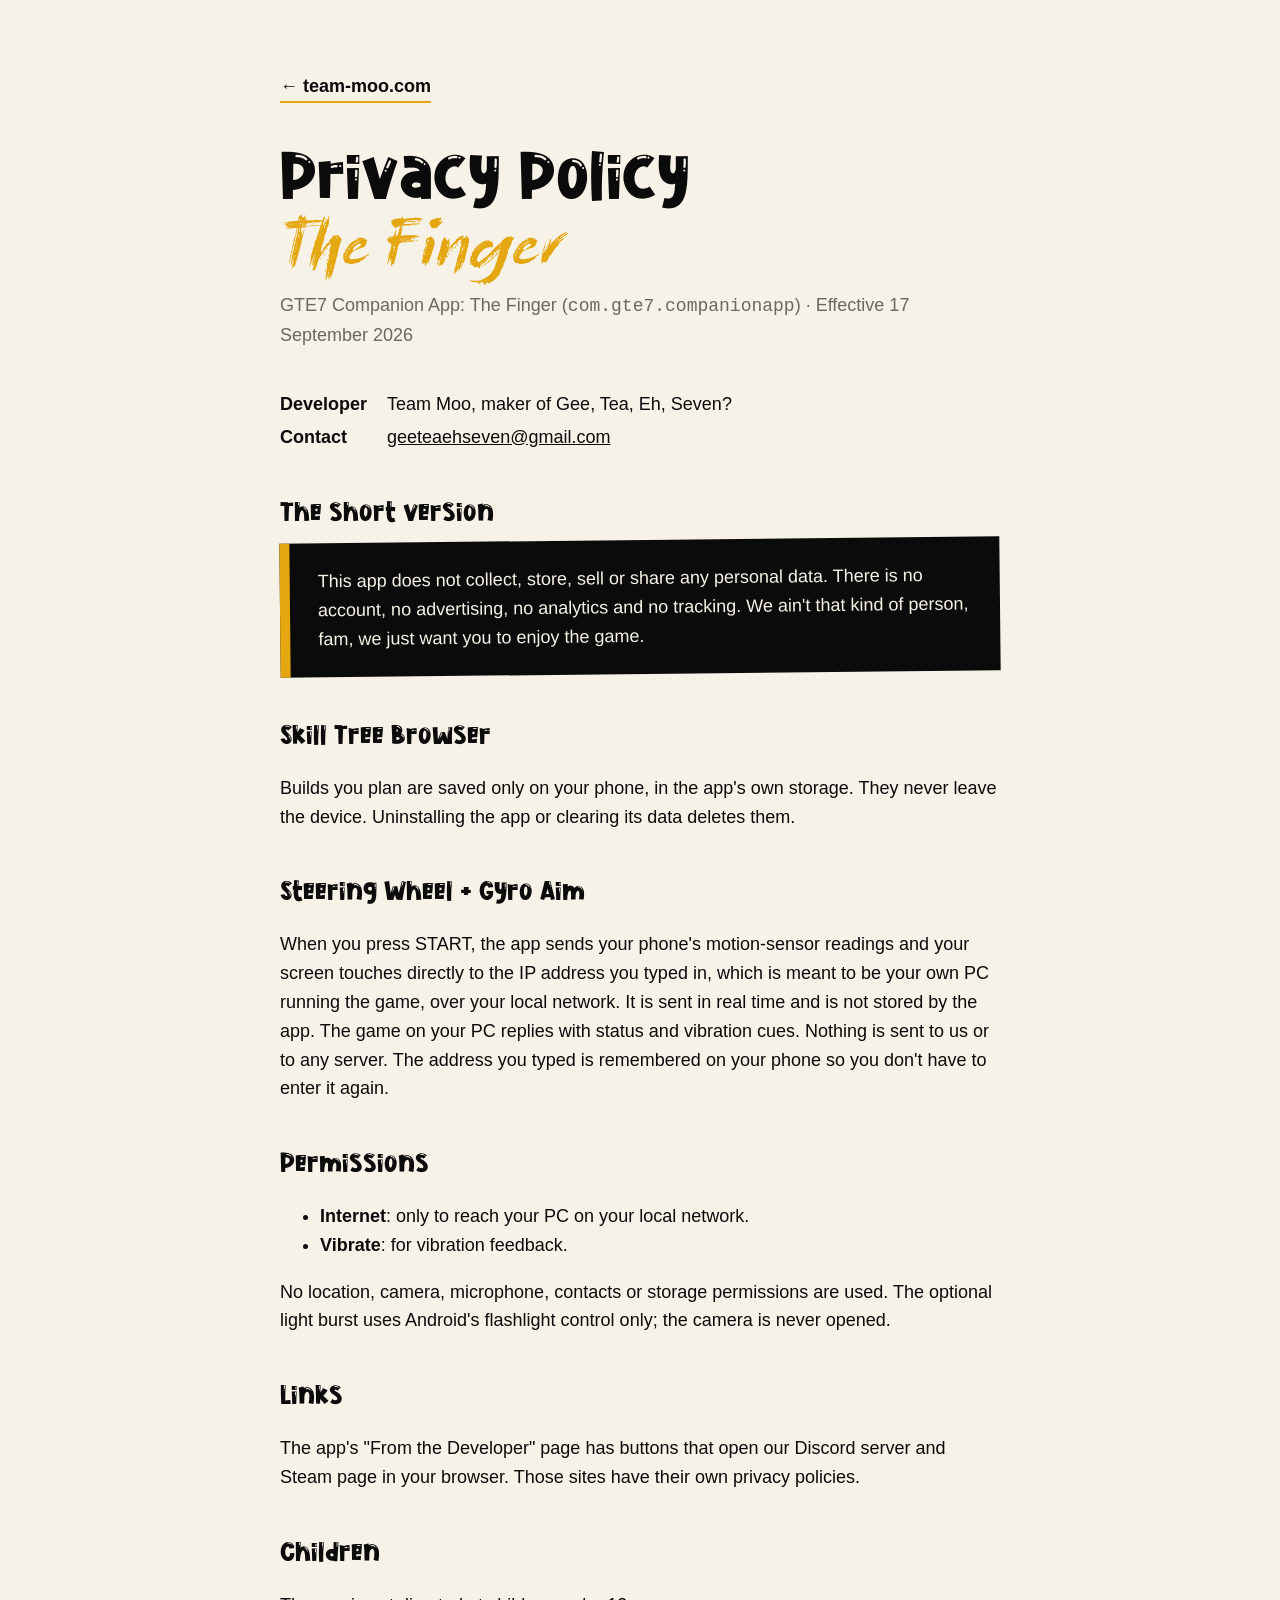
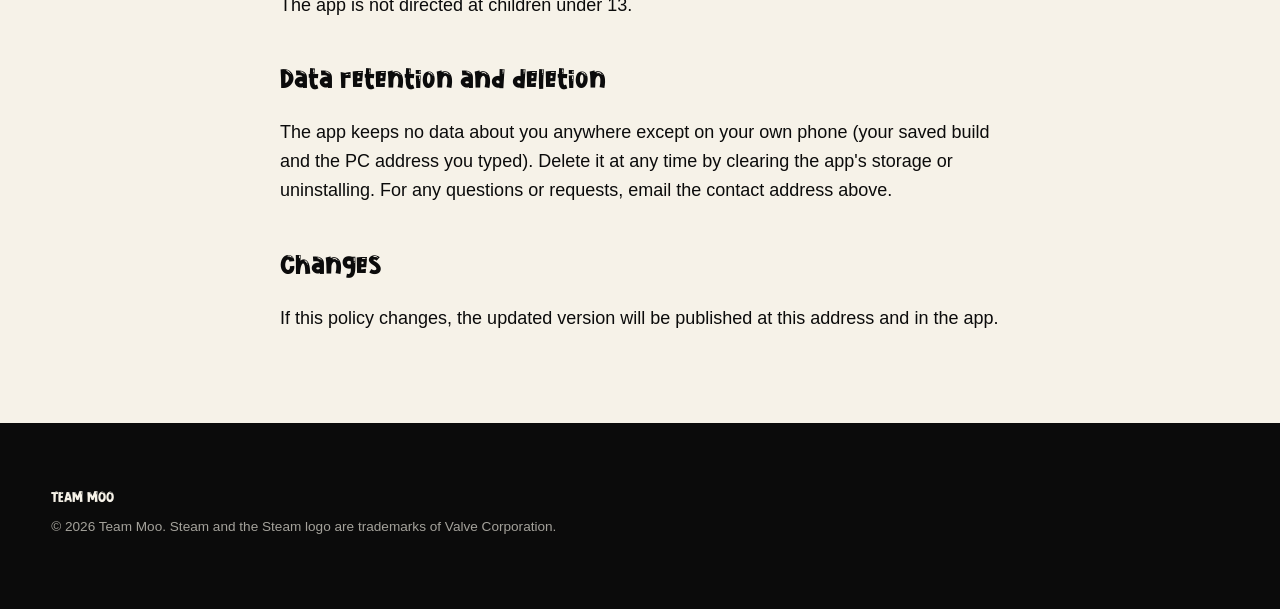
<file: the-finger/privacy/index.html>
<!DOCTYPE html>
<html lang="en">
<head>
<meta charset="utf-8">
<meta name="viewport" content="width=device-width, initial-scale=1">
<title>Privacy Policy · GTE7 Companion App: The Finger · Team Moo</title>
<meta name="description" content="Privacy policy for GTE7 Companion App: The Finger (com.gte7.companionapp), the Android companion app for Gee, Tea, Eh, Seven?">
<meta name="robots" content="index,follow">
<link rel="icon" href="../../img/favicon.png">
<link rel="stylesheet" href="../../css/styles.css">
<style>
  .policy { padding-block: clamp(3rem, 8vh, 6rem); }
  .policy__back { display: inline-block; margin-bottom: 2.5rem; font-weight: 700; text-decoration: none; border-bottom: 2px solid var(--mustard); }
  .policy h1 { font-family: var(--font-display); font-size: clamp(2.4rem, 6vw, 4rem); line-height: 1.02; margin: 0 0 .5rem; }
  .policy h1 .mark { font-family: var(--font-accent); color: var(--mustard); }
  .policy__meta { color: color-mix(in srgb, var(--ink) 60%, transparent); margin: 0 0 2.5rem; }
  .policy h2 { font-family: var(--font-display); font-size: 1.6rem; margin: 2.5rem 0 .5rem; }
  .policy__short { background: var(--ink); color: var(--paper); padding: 1.5rem 1.75rem; border-left: 10px solid var(--mustard); transform: rotate(-.6deg); }
  .policy__short p { margin: 0; }
  .policy dl { display: grid; grid-template-columns: max-content 1fr; gap: .25rem 1.25rem; margin: 0; }
  .policy dt { font-weight: 700; }
  .policy dd { margin: 0; }
</style>
</head>
<body>

<main class="policy">
  <div class="wrap wrap--narrow">
    <a class="policy__back" href="../../">← team-moo.com</a>

    <h1>Privacy Policy<br><span class="mark">The Finger</span></h1>
    <p class="policy__meta">GTE7 Companion App: The Finger (<code>com.gte7.companionapp</code>) · Effective 17 September 2026</p>

    <dl>
      <dt>Developer</dt><dd>Team Moo, maker of Gee, Tea, Eh, Seven?</dd>
      <dt>Contact</dt><dd><a href="mailto:geeteaehseven@gmail.com">geeteaehseven@gmail.com</a></dd>
    </dl>

    <h2>The short version</h2>
    <div class="policy__short">
      <p>This app does not collect, store, sell or share any personal data. There is no account, no advertising, no analytics and no tracking. We ain't that kind of person, fam, we just want you to enjoy the game.</p>
    </div>

    <h2>Skill Tree Browser</h2>
    <p>Builds you plan are saved only on your phone, in the app's own storage. They never leave the device. Uninstalling the app or clearing its data deletes them.</p>

    <h2>Steering Wheel + Gyro Aim</h2>
    <p>When you press START, the app sends your phone's motion-sensor readings and your screen touches directly to the IP address you typed in, which is meant to be your own PC running the game, over your local network. It is sent in real time and is not stored by the app. The game on your PC replies with status and vibration cues. Nothing is sent to us or to any server. The address you typed is remembered on your phone so you don't have to enter it again.</p>

    <h2>Permissions</h2>
    <ul>
      <li><strong>Internet</strong>: only to reach your PC on your local network.</li>
      <li><strong>Vibrate</strong>: for vibration feedback.</li>
    </ul>
    <p>No location, camera, microphone, contacts or storage permissions are used. The optional light burst uses Android's flashlight control only; the camera is never opened.</p>

    <h2>Links</h2>
    <p>The app's "From the Developer" page has buttons that open our Discord server and Steam page in your browser. Those sites have their own privacy policies.</p>

    <h2>Children</h2>
    <p>The app is not directed at children under 13.</p>

    <h2>Data retention and deletion</h2>
    <p>The app keeps no data about you anywhere except on your own phone (your saved build and the PC address you typed). Delete it at any time by clearing the app's storage or uninstalling. For any questions or requests, email the contact address above.</p>

    <h2>Changes</h2>
    <p>If this policy changes, the updated version will be published at this address and in the app.</p>
  </div>
</main>

<footer class="foot">
  <div class="wrap">
    <p class="foot__brand">Team Moo</p>
    <p class="foot__legal">© 2026 Team Moo. Steam and the Steam logo are trademarks of Valve Corporation.</p>
  </div>
</footer>

</body>
</html>
</file>
<file: css/styles.css>
/* ============================================================
   Gee, Tea, Eh, Seven? — team-moo.com
   Palette: mustard / ink / paper, with a tapioca brown for depth.
   Drop licensed .woff2 files into /fonts/ (see fonts/README.txt).
   ============================================================ */

@font-face {
  font-family: "Jellyfish";
  src: url("../fonts/jellyfish.woff2") format("woff2");
  font-weight: 400 900;
  font-display: swap;
}
@font-face {
  font-family: "Mashiro";
  src: url("../fonts/mashiro.woff2") format("woff2");
  font-weight: 400 700;
  font-display: swap;
}

:root {
  --ink:        #0B0B0B;
  --ink-soft:   #1A1815;
  --paper:      #F6F2E8;
  --paper-dim:  #DCD5C4;
  --mustard:    #E4A710;
  --mustard-hi: #FFC53D;
  --tapioca:    #2A1F16;

  --font-display: "Jellyfish", "Impact", system-ui, sans-serif;
  --font-accent:  "Mashiro", "Georgia", serif;
  --font-body:    ui-sans-serif, "Inter", "Helvetica Neue", Arial, sans-serif;

  --gut: clamp(1.25rem, 4vw, 4rem);
  --sec-pad: clamp(5rem, 12vh, 11rem);
  --rule: 1px solid color-mix(in srgb, var(--ink) 18%, transparent);
}

*, *::before, *::after { box-sizing: border-box; }

html { scroll-behavior: smooth; }
@media (prefers-reduced-motion: reduce) { html { scroll-behavior: auto; } }

body {
  margin: 0;
  background: var(--paper);
  color: var(--ink);
  font-family: var(--font-body);
  font-size: clamp(1rem, 0.95rem + 0.25vw, 1.125rem);
  line-height: 1.6;
  -webkit-font-smoothing: antialiased;
  overflow-x: hidden;
}

img { max-width: 100%; display: block; }
a { color: inherit; }

.skip {
  position: absolute; left: -9999px; top: 0; z-index: 200;
  background: var(--ink); color: var(--mustard); padding: .75rem 1rem;
}
.skip:focus { left: 0; }

:focus-visible {
  outline: 3px solid var(--mustard);
  outline-offset: 3px;
}

.wrap {
  width: min(100% - (var(--gut) * 2), 1240px);
  margin-inline: auto;
}
.wrap--narrow { width: min(100% - (var(--gut) * 2), 720px); }

/* ---------- Type roles ---------- */

.eyebrow, .label {
  font-family: var(--font-body);
  font-size: .75rem;
  font-weight: 700;
  letter-spacing: .18em;
  text-transform: uppercase;
  margin: 0 0 1.5rem;
  color: color-mix(in srgb, var(--ink) 55%, transparent);
}
.label { display: flex; align-items: center; gap: .9rem; }
.label::after {
  content: ""; flex: 1; height: 1px;
  background: color-mix(in srgb, var(--ink) 20%, transparent);
}
.label--invert { color: color-mix(in srgb, var(--paper) 60%, transparent); }
.label--invert::after { background: color-mix(in srgb, var(--paper) 25%, transparent); }
/* Hero eyebrow sits on the dark video/still, not paper. */
.hero .eyebrow { color: color-mix(in srgb, var(--paper) 85%, transparent); }

.h-display {
  font-family: var(--font-display);
  font-size: clamp(2.25rem, 1.2rem + 4.6vw, 5rem);
  line-height: .95;
  letter-spacing: -0.02em;
  margin: 0 0 2rem;
  text-wrap: balance;
}
.h-display--invert { color: var(--paper); }

.prose p { margin: 0 0 1.25rem; max-width: 58ch; }
.prose--invert { color: color-mix(in srgb, var(--paper) 82%, transparent); }

/* ---------- Buttons ---------- */

.btn {
  display: inline-block;
  font-weight: 700;
  font-size: .95rem;
  letter-spacing: .04em;
  text-decoration: none;
  padding: 1rem 1.75rem;
  border: 2px solid var(--ink);
  transition: transform .18s ease, background .18s ease, color .18s ease;
}
.btn--solid { background: var(--mustard); color: var(--ink); }
.btn--solid:hover { background: var(--ink); color: var(--mustard); transform: translateY(-2px); }
.btn--ghost { background: transparent; color: var(--paper); border-color: var(--paper); }
.btn--ghost:hover { background: var(--paper); color: var(--ink); transform: translateY(-2px); }
.btn--big { padding: 1.35rem 2.5rem; font-size: 1.05rem; }

/* ============================================================
   SIGNATURE — the cup fills as you scroll
   ============================================================ */

.cup {
  position: fixed;
  right: clamp(.75rem, 2vw, 1.75rem);
  bottom: clamp(.75rem, 2vw, 1.75rem);
  z-index: 90;
  width: 46px;
  pointer-events: none;
  mix-blend-mode: normal;
}
.cup__vessel {
  position: relative;
  height: 62px;
  border: 2px solid var(--ink);
  border-top: none;
  border-radius: 3px 3px 14px 14px;
  overflow: hidden;
  background: color-mix(in srgb, var(--paper) 80%, transparent);
  backdrop-filter: blur(3px);
}
.cup__fill {
  position: absolute; inset: auto 0 0 0;
  height: 0%;
  background: var(--mustard);
  transition: height .12s linear;
}
.cup__pearls { position: absolute; inset: 0; }
.cup__pearls span {
  position: absolute;
  width: 7px; height: 7px;
  border-radius: 50%;
  background: var(--tapioca);
  opacity: 0;
  transition: opacity .3s ease;
}
.cup__pearls span:nth-child(1) { left: 5px;  bottom: 4px; }
.cup__pearls span:nth-child(2) { left: 15px; bottom: 3px; }
.cup__pearls span:nth-child(3) { left: 26px; bottom: 5px; }
.cup__pearls span:nth-child(4) { left: 9px;  bottom: 12px; }
.cup__pearls span:nth-child(5) { left: 21px; bottom: 11px; }
.cup__pearls span:nth-child(6) { left: 30px; bottom: 13px; }
.cup.is-filling .cup__pearls span { opacity: 1; }
.cup__straw {
  position: absolute;
  top: -22px; left: 50%;
  width: 6px; height: 34px;
  background: var(--ink);
  transform: translateX(-50%) rotate(12deg);
  transform-origin: bottom center;
}
@media (max-width: 640px) { .cup { display: none; } }

/* ============================================================
   HERO
   ============================================================ */

.hero {
  position: relative;
  min-height: 100svh;
  display: flex;
  align-items: flex-end;
  padding: var(--gut) var(--gut) clamp(3rem, 8vh, 6rem);
  background: var(--ink);
  overflow: hidden;
  isolation: isolate;
}
.hero__media { position: absolute; inset: 0; z-index: -2; }
.hero__media img,
.hero__media video {
  width: 100%; height: 100%; object-fit: cover;
  /* Duotone: unifies WIP screenshots of uneven quality into one look. */
  filter: grayscale(1) contrast(1.15) brightness(.62);
}
/* Video sits above the still; its poster is the same image, so a missing or
   still-loading file is invisible to the viewer. */
.hero__media video { position: absolute; inset: 0; }
@media (prefers-reduced-motion: reduce) {
  .hero__media video { display: none; }
}
.hero::after {
  content: "";
  position: absolute; inset: 0; z-index: -1;
  background:
    linear-gradient(to top, rgba(11,11,11,.95) 0%, rgba(11,11,11,.35) 55%, rgba(11,11,11,.7) 100%),
    linear-gradient(140deg, color-mix(in srgb, var(--mustard) 40%, transparent), transparent 65%);
  mix-blend-mode: normal;
}

.hero__inner { position: relative; width: min(100%, 1240px); margin-inline: auto; }

.hero__title {
  font-family: var(--font-display);
  font-size: clamp(3.5rem, 1rem + 13vw, 11rem);
  line-height: .82;
  letter-spacing: -0.03em;
  margin: 0 0 1.75rem;
  color: var(--paper);
  text-transform: uppercase;
}
.hero__line { display: block; }
.hero__line--mark {
  color: var(--mustard);
  /* Accent script for the name drop; sized up slightly so its x-height matches the display face. */
  font-family: var(--font-accent);
  font-size: 1.06em;
  letter-spacing: 0;
}
.hero__title .q {
  font-family: var(--font-accent);
  color: var(--paper);
  margin-left: .06em;
}

.hero__tag {
  font-family: var(--font-accent);
  font-size: clamp(1.15rem, .9rem + 1.2vw, 1.9rem);
  line-height: 1.25;
  color: var(--paper);
  margin: 0 0 2.25rem;
  max-width: 22ch;
}

.hero__cta { display: flex; flex-wrap: wrap; gap: .85rem; margin-bottom: 2rem; }

.hero__date {
  font-size: .85rem;
  letter-spacing: .16em;
  text-transform: uppercase;
  font-weight: 700;
  color: var(--mustard);
  margin: 0;
}
.hero__date span { color: color-mix(in srgb, var(--paper) 55%, transparent); }

.hero__scrollcue {
  position: absolute;
  right: var(--gut); bottom: clamp(3rem, 8vh, 6rem);
  writing-mode: vertical-rl;
  font-size: .7rem; letter-spacing: .3em; text-transform: uppercase;
  color: color-mix(in srgb, var(--paper) 45%, transparent);
}
@media (max-width: 900px) { .hero__scrollcue { display: none; } }

/* ============================================================
   SECTIONS
   ============================================================ */

.sec { padding-block: var(--sec-pad); }

.sec--story {
  border-bottom: var(--rule);
  /* Full-colour backdrop — deliberately exempt from the duotone treatment. */
  background: url("../img/story-bg.jpg") center / cover no-repeat;
}
/* Translucent backing keeps the ink text legible over the photo. */
.sec--story .wrap--narrow {
  background: color-mix(in srgb, var(--paper) 88%, transparent);
  backdrop-filter: blur(4px);
  padding: clamp(1.5rem, 4vw, 3rem);
}

/* --- Fork --- */
.fork {
  display: grid;
  grid-template-columns: 1fr auto 1fr;
  gap: clamp(1rem, 3vw, 3rem);
  align-items: start;
}
.fork__side { padding: 2rem; border: 2px solid var(--ink); background: var(--paper); }
.fork__side--dark { background: var(--ink); color: var(--paper); }
.fork__h {
  font-family: var(--font-display);
  font-size: clamp(2rem, 1.2rem + 3vw, 3.75rem);
  line-height: .9;
  margin: 0 0 1rem;
  text-transform: uppercase;
}
.fork__side--dark .fork__h { color: var(--mustard); }
.fork__side p { margin: 0 0 1.75rem; }
.fork__img {
  width: 100%; aspect-ratio: 4 / 5; object-fit: cover;
}
.fork__or {
  align-self: center;
  font-family: var(--font-accent);
  font-size: clamp(1.25rem, 2vw, 2rem);
  color: color-mix(in srgb, var(--ink) 45%, transparent);
}
.fork__note {
  margin: 2.5rem 0 0;
  font-family: var(--font-accent);
  font-size: clamp(1.05rem, .95rem + .6vw, 1.5rem);
  text-align: center;
  max-width: 40ch; margin-inline: auto;
}
@media (max-width: 820px) {
  .fork { grid-template-columns: 1fr; }
  .fork__or { justify-self: center; }
}

/* --- Kit grid --- */
.sec--kit { background: var(--paper-dim); border-block: 2px solid var(--ink); }
.kit {
  list-style: none; margin: 0; padding: 0;
  display: grid;
  grid-template-columns: repeat(auto-fit, minmax(240px, 1fr));
  gap: 1px;
  background: color-mix(in srgb, var(--ink) 25%, transparent);
  border: 1px solid color-mix(in srgb, var(--ink) 25%, transparent);
}
.kit__item { background: var(--paper-dim); padding: 2rem 1.75rem; }
.kit__item h4 {
  font-family: var(--font-display);
  font-size: 1.4rem; line-height: 1.05;
  margin: 0 0 .6rem; text-transform: uppercase;
}
.kit__item p { margin: 0; font-size: .95rem; }

/* --- Gallery --- */
.gallery {
  display: grid;
  grid-template-columns: repeat(auto-fit, minmax(300px, 1fr));
  gap: 1.25rem;
  margin-top: 2rem;
}
.gallery__cell { margin: 0; position: relative; }
.gallery__cell img {
  width: 100%; aspect-ratio: 16 / 9; object-fit: cover;
  border: 2px solid var(--ink);
  /* Overshooting ease gives a small outward bounce as it lands. */
  transition: transform .6s cubic-bezier(0.34, 1.56, 0.64, 1);
}
.gallery__cell:hover { z-index: 5; }
.gallery__cell:hover img { transform: scale(1.5); }
.gallery__cell figcaption {
  font-size: .75rem; letter-spacing: .12em; text-transform: uppercase;
  margin-top: .6rem;
  color: color-mix(in srgb, var(--ink) 55%, transparent);
}

.gallery__video { margin-top: 1.25rem; }
.gallery__video iframe {
  display: block;
  width: 100%; aspect-ratio: 16 / 9;
  border: 2px solid var(--ink);
}

/* --- Pledge --- */
.sec--pledge { background: var(--ink); }
.signoff {
  font-family: var(--font-accent);
  font-size: 1.25rem;
  color: var(--mustard);
  margin: 2rem 0 0;
}

/* --- Join --- */
.social { display: flex; flex-wrap: wrap; gap: .6rem; margin-top: 2rem; }
.social a {
  text-decoration: none;
  font-weight: 700; font-size: .85rem;
  letter-spacing: .08em; text-transform: uppercase;
  padding: .65rem 1.1rem;
  border: 2px solid var(--ink);
  transition: background .18s ease, color .18s ease;
}
.social a:hover { background: var(--ink); color: var(--mustard); }

/* --- End CTA --- */
.sec--end { background: var(--mustard); text-align: center; border-top: 2px solid var(--ink); }
.end__h {
  font-family: var(--font-display);
  font-size: clamp(2.75rem, 1.5rem + 7vw, 7rem);
  line-height: .9; margin: 0 0 1rem; text-transform: uppercase;
}
.end__sub { max-width: 34ch; margin: 0 auto 2.5rem; }

/* --- Footer --- */
.foot { background: var(--ink); color: color-mix(in srgb, var(--paper) 65%, transparent); padding-block: 4rem; }
.foot__brand {
  font-family: var(--font-display);
  font-size: 2rem; color: var(--paper); margin: 0 0 1rem; text-transform: uppercase;
}
.foot p { margin: 0 0 .5rem; font-size: .85rem; }
.foot a { color: var(--mustard); }

/* ============================================================
   REVEAL
   ============================================================ */

.reveal {
  opacity: 0;
  transform: translateY(28px);
  transition: opacity .7s cubic-bezier(.2,.7,.3,1), transform .7s cubic-bezier(.2,.7,.3,1);
  transition-delay: calc(var(--d, 0) * 90ms);
}
.reveal.is-in { opacity: 1; transform: none; }

@media (prefers-reduced-motion: reduce) {
  .reveal { opacity: 1; transform: none; transition: none; }
  .cup__fill { transition: none; }
  .gallery__cell img, .btn, .social a { transition: none; }
}
</file>
